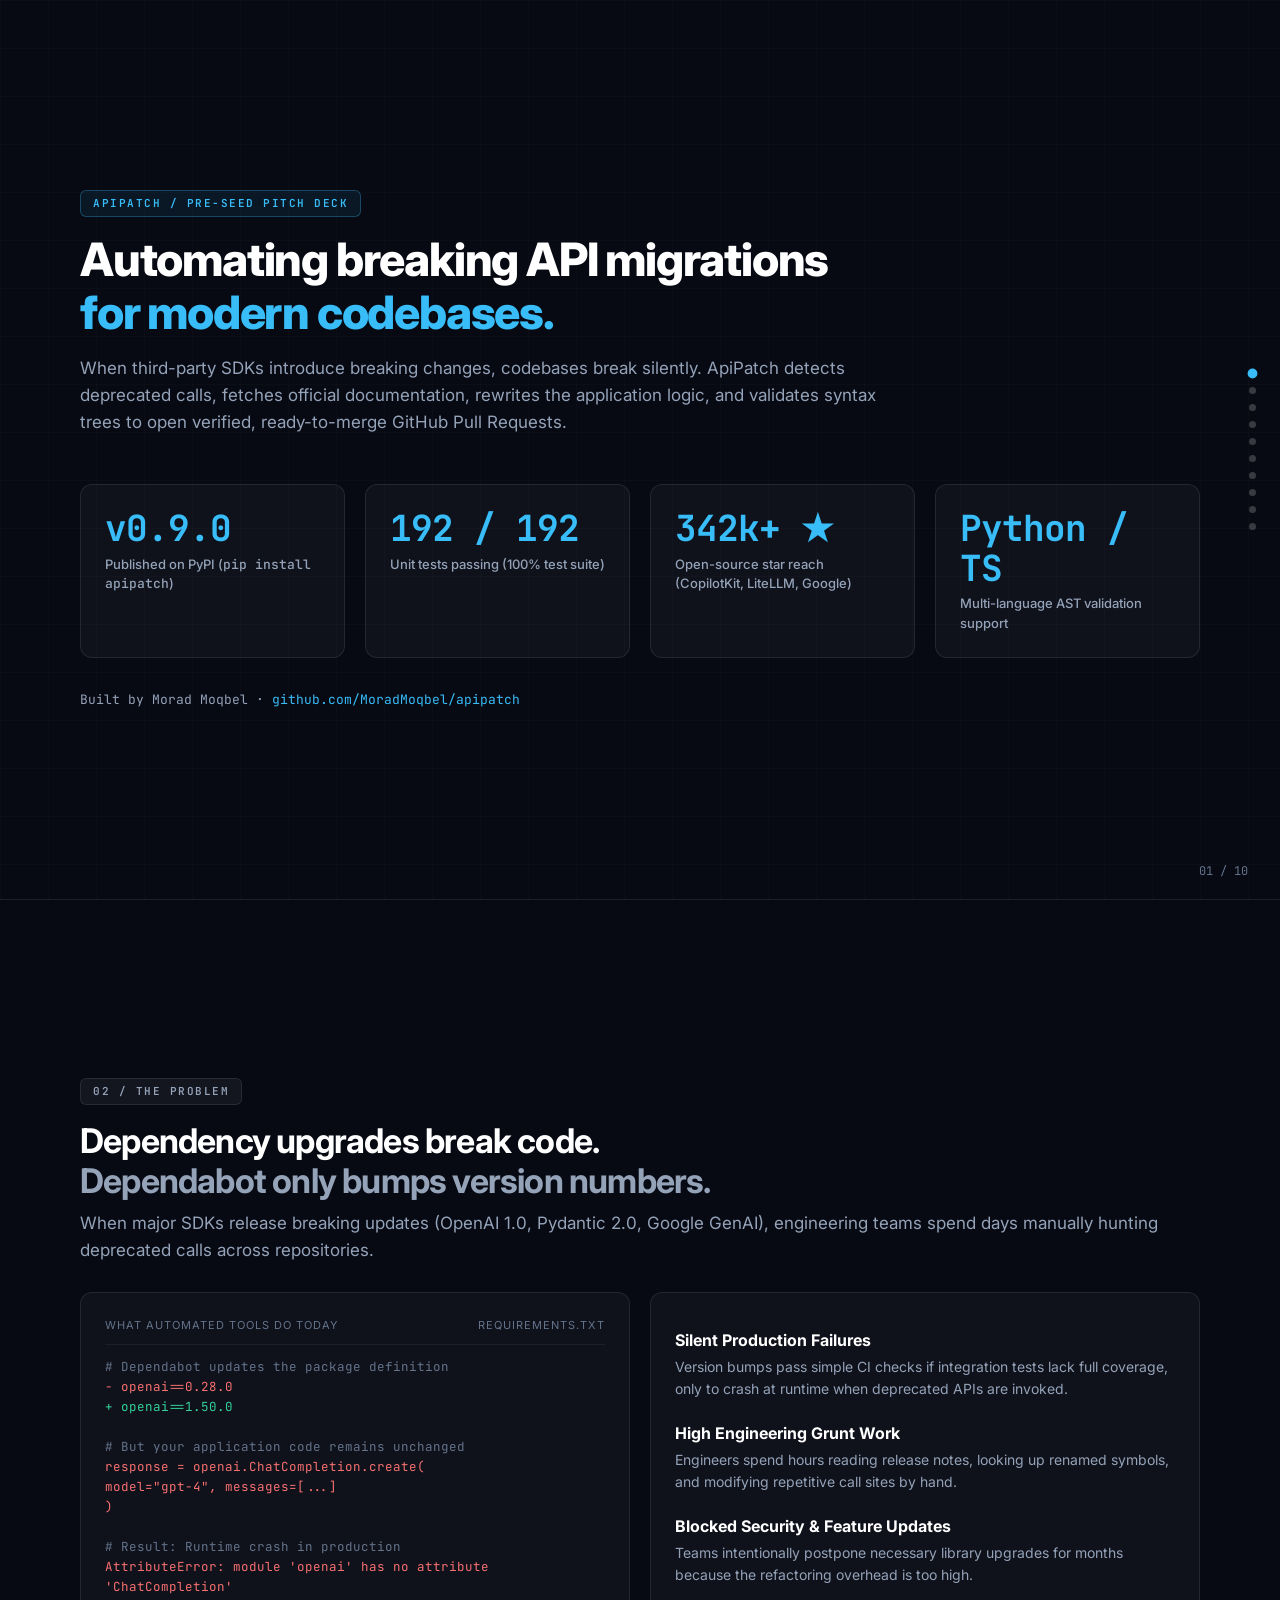
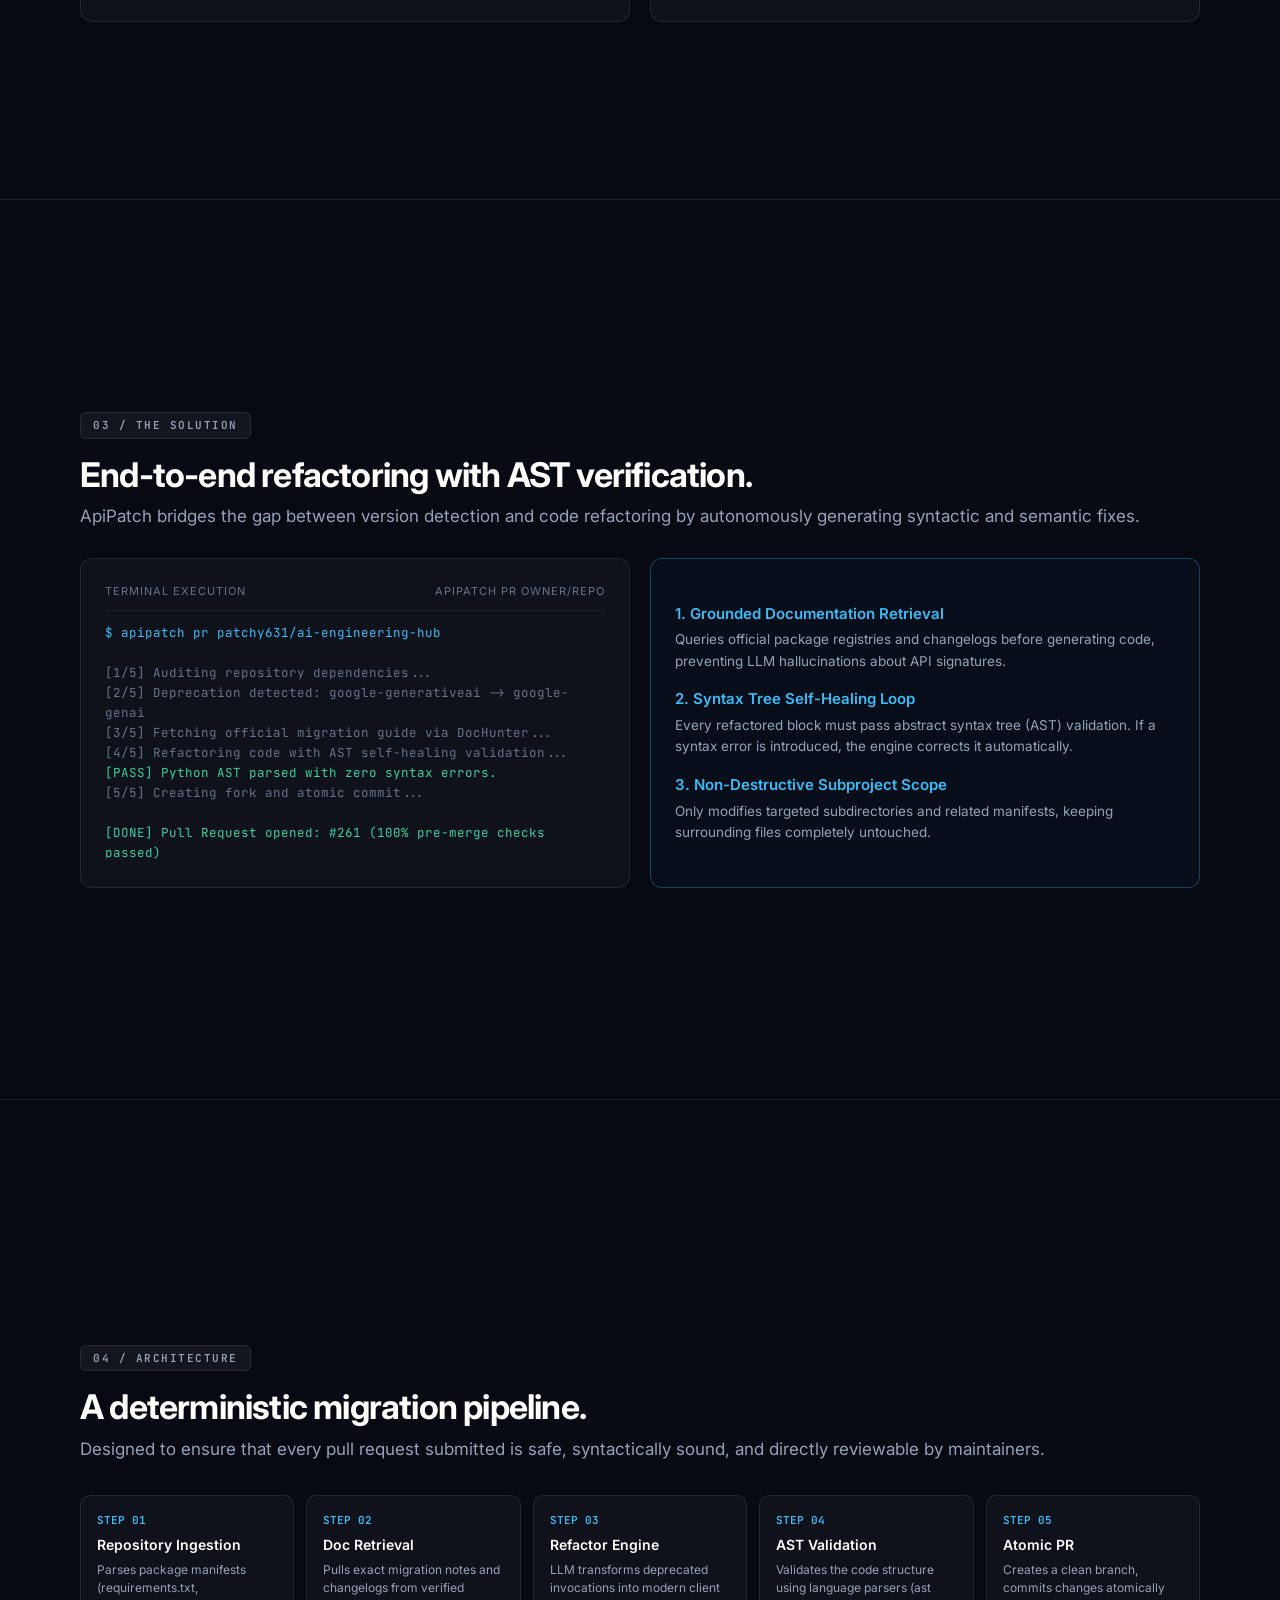
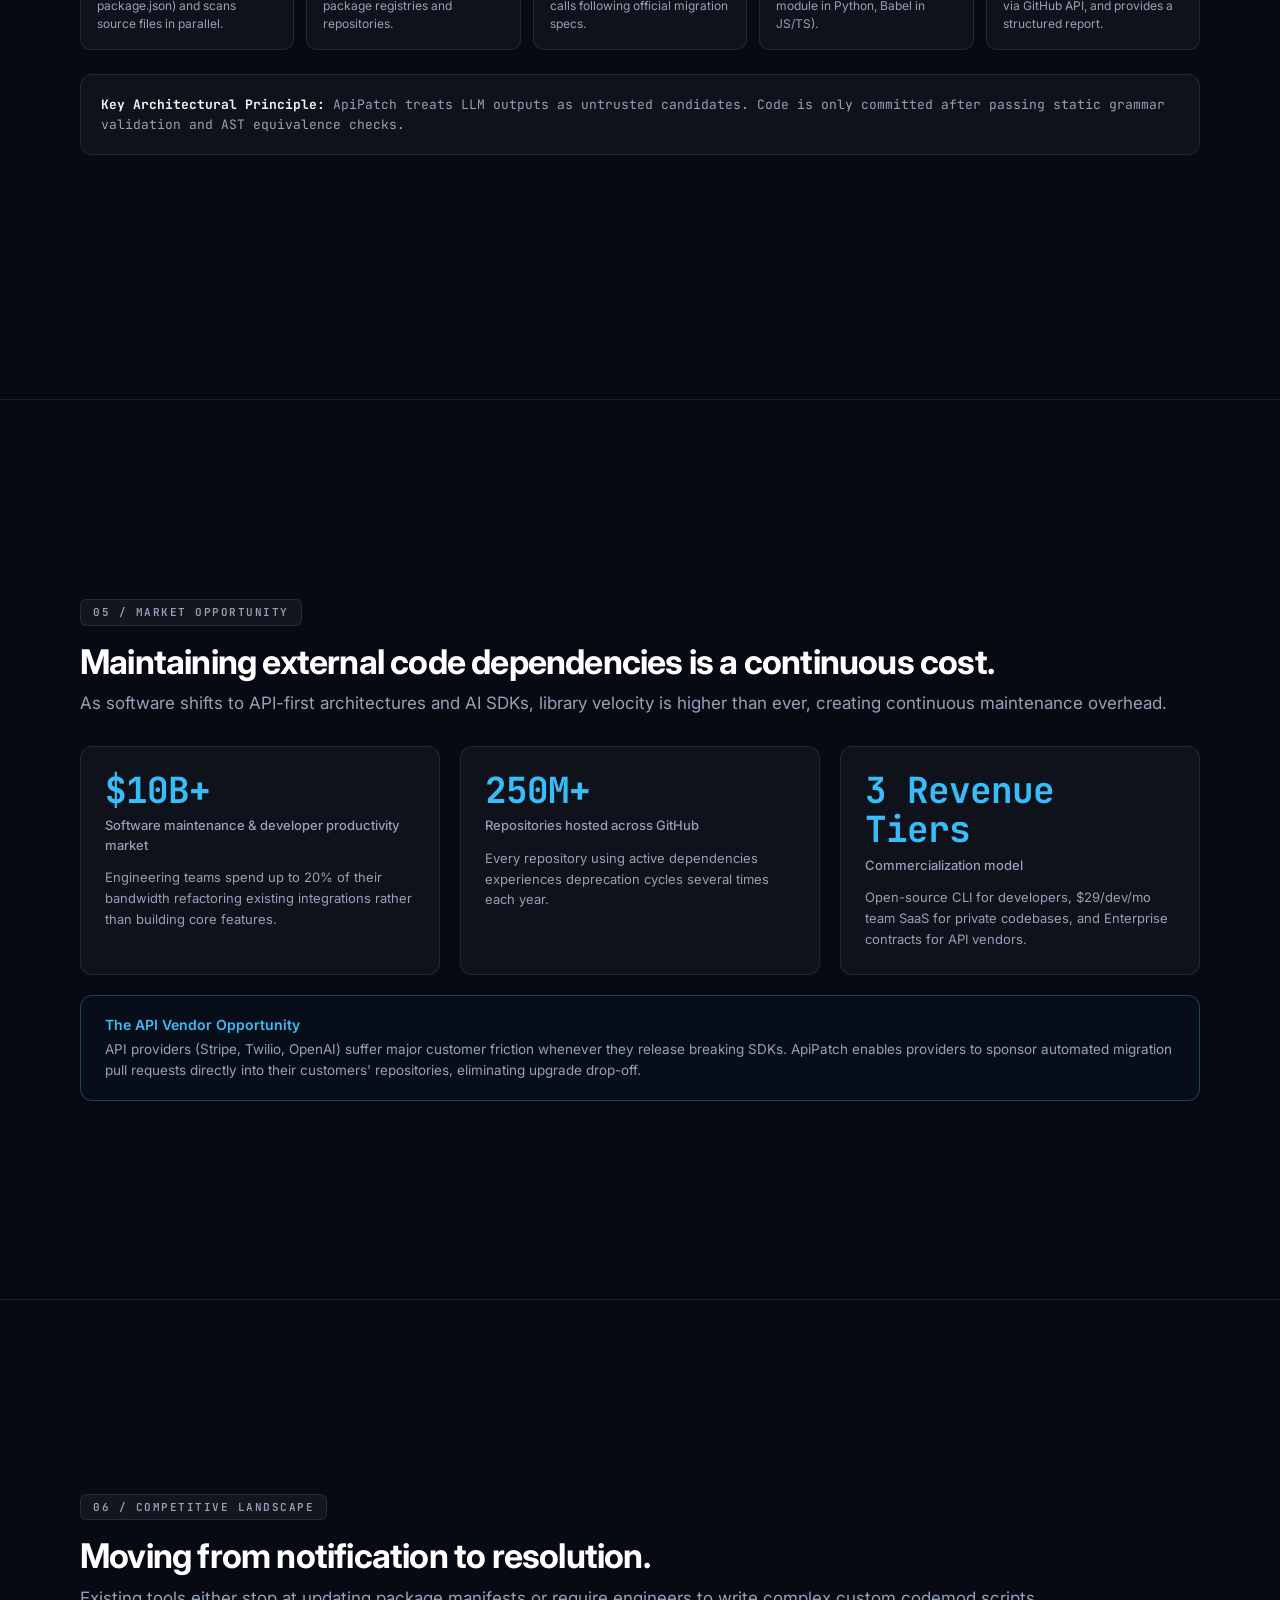
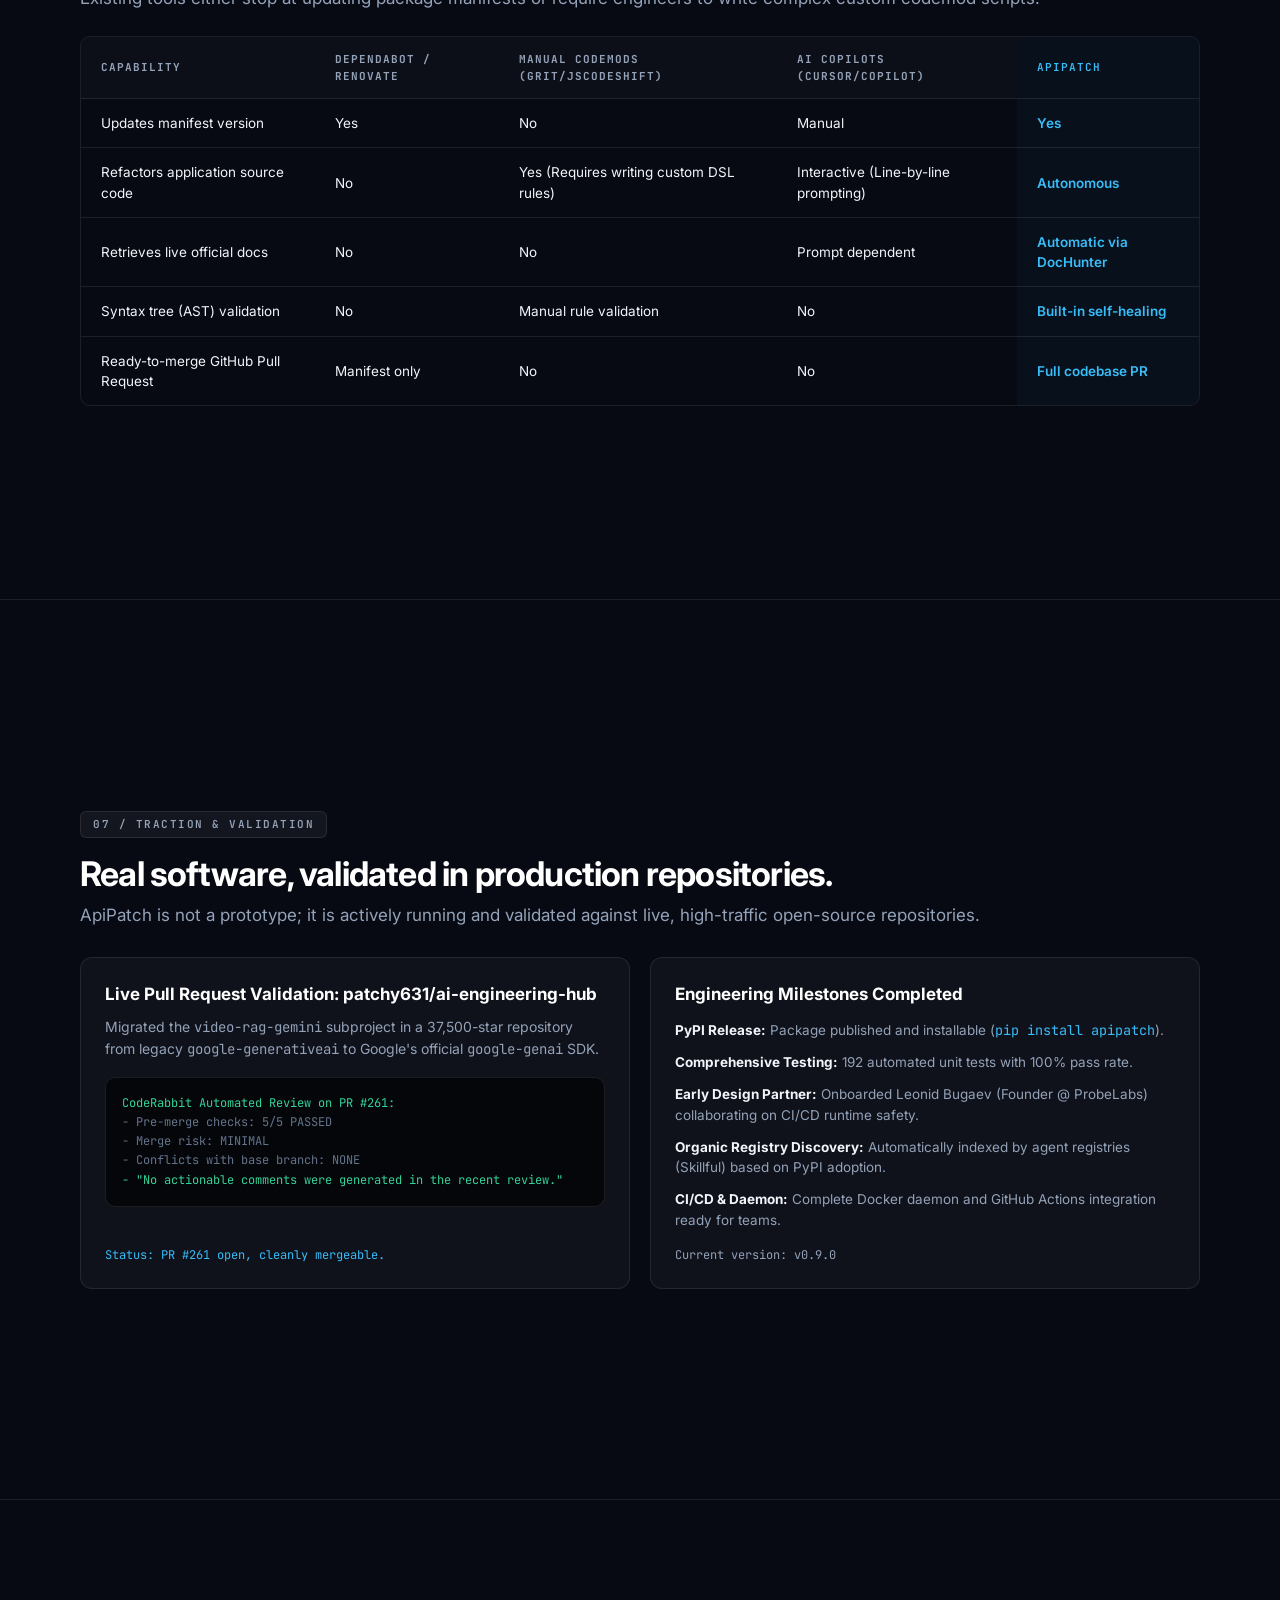
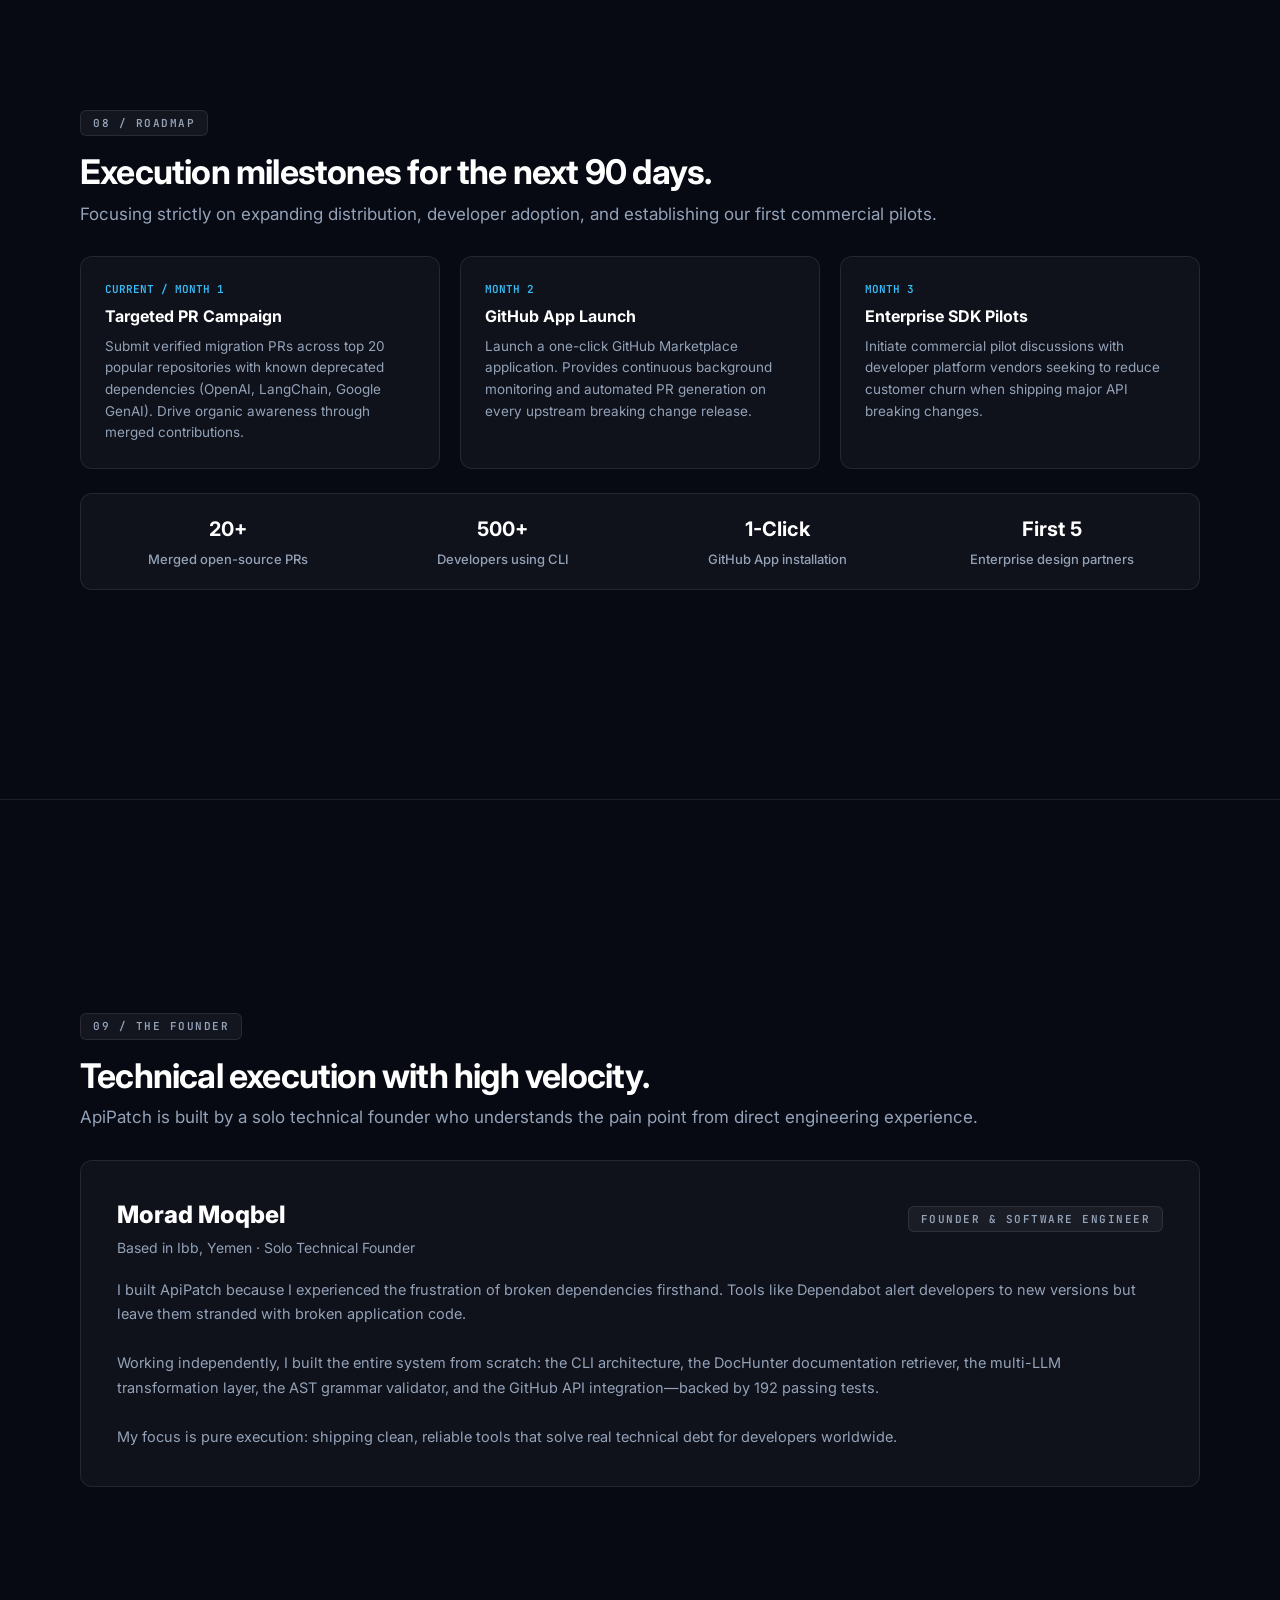
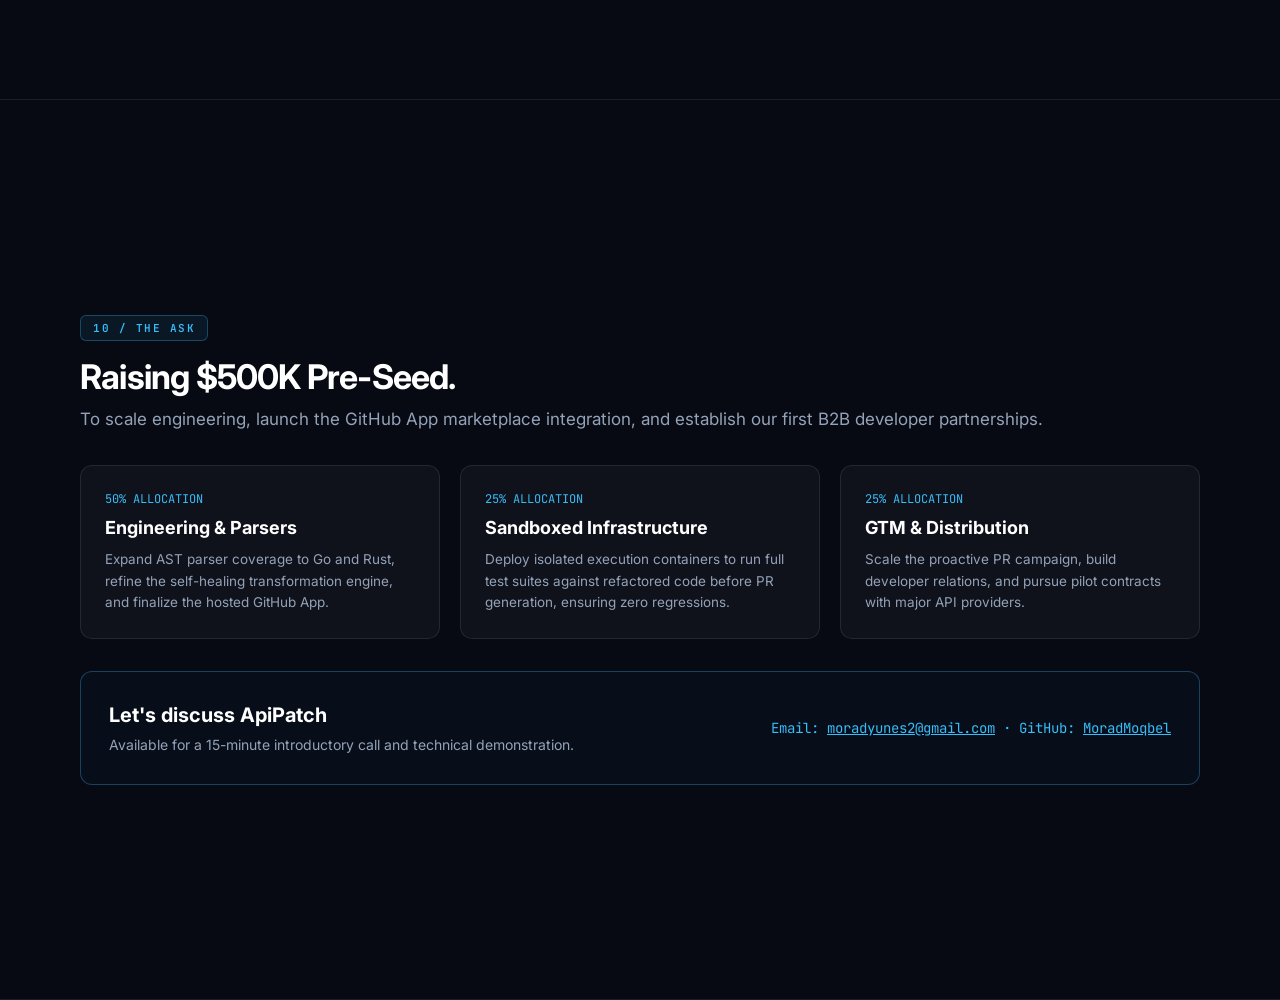
<file: front/pitch-deck/index.html>
<!DOCTYPE html>
<html lang="en">
<head>
  <meta charset="UTF-8" />
  <meta name="viewport" content="width=device-width, initial-scale=1.0" />
  <title>ApiPatch — Pre-Seed Pitch Deck</title>
  <link rel="preconnect" href="https://fonts.googleapis.com" />
  <link rel="preconnect" href="https://fonts.gstatic.com" crossorigin />
  <link href="https://fonts.googleapis.com/css2?family=Inter:wght@400;500;600;700;800&family=JetBrains+Mono:wght@400;500;600&display=swap" rel="stylesheet" />
  <style>
    *, *::before, *::after { box-sizing: border-box; margin: 0; padding: 0; }
    :root {
      --bg: #070913;
      --bg-card: rgba(255, 255, 255, 0.035);
      --border: rgba(255, 255, 255, 0.09);
      --border-accent: rgba(56, 189, 248, 0.3);
      --text: #F1F5F9;
      --muted: #94A3B8;
      --dim: #64748B;
      --accent: #38BDF8;
      --accent-purple: #A855F7;
      --success: #34D399;
      --danger: #F87171;
    }
    html { scroll-behavior: smooth; }
    body {
      font-family: 'Inter', -apple-system, BlinkMacSystemFont, sans-serif;
      background: var(--bg);
      color: var(--text);
      overflow-x: hidden;
      line-height: 1.5;
    }
    .bg-grid {
      position: fixed;
      inset: 0;
      pointer-events: none;
      background-image: linear-gradient(rgba(255, 255, 255, 0.02) 1px, transparent 1px),
                        linear-gradient(90deg, rgba(255, 255, 255, 0.02) 1px, transparent 1px);
      background-size: 48px 48px;
      z-index: 0;
    }
    .slides-wrapper { position: relative; z-index: 1; }
    .slide {
      min-height: 100vh;
      display: flex;
      flex-direction: column;
      justify-content: center;
      align-items: center;
      padding: 60px 80px;
      position: relative;
      border-bottom: 1px solid var(--border);
    }
    .slide-inner {
      width: 100%;
      max-width: 1200px;
      margin: 0 auto;
    }
    .tag {
      display: inline-flex;
      align-items: center;
      gap: 8px;
      padding: 4px 12px;
      border-radius: 6px;
      background: rgba(56, 189, 248, 0.08);
      border: 1px solid var(--border-accent);
      font-family: 'JetBrains Mono', monospace;
      font-size: 11px;
      letter-spacing: 1.5px;
      text-transform: uppercase;
      color: var(--accent);
      font-weight: 600;
      margin-bottom: 16px;
    }
    .tag-neutral {
      background: rgba(255, 255, 255, 0.05);
      border-color: var(--border);
      color: var(--muted);
    }
    h1 {
      font-size: 46px;
      font-weight: 800;
      line-height: 1.15;
      letter-spacing: -1.2px;
      color: #FFFFFF;
    }
    h2 {
      font-size: 34px;
      font-weight: 700;
      line-height: 1.2;
      letter-spacing: -0.8px;
      color: #FFFFFF;
      margin-bottom: 8px;
    }
    .lead {
      font-size: 17px;
      color: var(--muted);
      line-height: 1.6;
      font-weight: 400;
    }
    .accent-text { color: var(--accent); }
    .muted-text { color: var(--muted); }
    .grid { display: grid; gap: 20px; }
    .grid-2 { grid-template-columns: repeat(2, 1fr); }
    .grid-3 { grid-template-columns: repeat(3, 1fr); }
    .grid-4 { grid-template-columns: repeat(4, 1fr); }
    .card {
      background: var(--bg-card);
      border: 1px solid var(--border);
      border-radius: 12px;
      padding: 24px;
    }
    .card-accent {
      border-color: var(--border-accent);
      background: rgba(56, 189, 248, 0.03);
    }
    .stat-num {
      font-family: 'JetBrains Mono', monospace;
      font-size: 36px;
      font-weight: 700;
      color: var(--accent);
      letter-spacing: -1px;
      line-height: 1.1;
    }
    .stat-label {
      font-size: 13px;
      color: var(--muted);
      margin-top: 6px;
      font-weight: 500;
    }
    .code-block {
      font-family: 'JetBrains Mono', monospace;
      font-size: 12.5px;
      line-height: 1.6;
      background: rgba(0, 0, 0, 0.6);
      border: 1px solid var(--border);
      border-radius: 10px;
      padding: 20px;
      overflow-x: auto;
    }
    .code-red { color: var(--danger); }
    .code-green { color: var(--success); }
    .code-dim { color: var(--dim); }
    .code-cyan { color: var(--accent); }
    .code-header {
      display: flex;
      justify-content: space-between;
      border-bottom: 1px solid rgba(255,255,255,0.06);
      padding-bottom: 10px;
      margin-bottom: 12px;
      font-size: 11px;
      color: var(--dim);
      text-transform: uppercase;
      letter-spacing: 1px;
    }
    .flow-steps {
      display: grid;
      grid-template-columns: repeat(5, 1fr);
      gap: 12px;
    }
    .flow-step {
      background: var(--bg-card);
      border: 1px solid var(--border);
      border-radius: 10px;
      padding: 16px;
    }
    .flow-num {
      font-family: 'JetBrains Mono', monospace;
      font-size: 11px;
      color: var(--accent);
      font-weight: 600;
      margin-bottom: 6px;
    }
    .flow-title {
      font-size: 14px;
      font-weight: 600;
      color: #FFFFFF;
      margin-bottom: 6px;
    }
    .flow-desc {
      font-size: 12px;
      color: var(--muted);
      line-height: 1.5;
    }
    .table-container {
      border: 1px solid var(--border);
      border-radius: 10px;
      overflow: hidden;
    }
    table {
      width: 100%;
      border-collapse: collapse;
      text-align: left;
      font-size: 13.5px;
    }
    th, td {
      padding: 14px 20px;
      border-bottom: 1px solid var(--border);
    }
    th {
      background: rgba(255, 255, 255, 0.025);
      color: var(--muted);
      font-family: 'JetBrains Mono', monospace;
      font-size: 11px;
      letter-spacing: 1px;
      text-transform: uppercase;
    }
    th.highlight, td.highlight {
      background: rgba(56, 189, 248, 0.04);
      color: var(--accent);
      font-weight: 600;
    }
    tr:last-child td { border-bottom: none; }
    .mono { font-family: 'JetBrains Mono', monospace; }
    .nav-dots {
      position: fixed;
      right: 24px;
      top: 50%;
      transform: translateY(-50%);
      display: flex;
      flex-direction: column;
      gap: 10px;
      z-index: 50;
    }
    .nav-dot {
      width: 7px;
      height: 7px;
      border-radius: 50%;
      background: rgba(255, 255, 255, 0.2);
      border: none;
      cursor: pointer;
      transition: all 0.2s;
    }
    .nav-dot.active {
      background: var(--accent);
      transform: scale(1.4);
    }
    .counter {
      position: fixed;
      bottom: 20px;
      right: 32px;
      font-family: 'JetBrains Mono', monospace;
      font-size: 12px;
      color: var(--dim);
      z-index: 50;
    }

    /* Print styling for crisp 16:9 PDF export */
    @page {
      size: 1920px 1080px;
      margin: 0;
    }
    @media print {
      html, body {
        width: 1920px !important;
        height: auto !important;
        background: #070913 !important;
        color: #F1F5F9 !important;
        -webkit-print-color-adjust: exact !important;
        print-color-adjust: exact !important;
      }
      .bg-grid, .nav-dots, .counter {
        display: none !important;
      }
      .slide {
        width: 1920px !important;
        height: 1080px !important;
        max-height: 1080px !important;
        min-height: 1080px !important;
        page-break-after: always !important;
        break-after: page !important;
        box-sizing: border-box !important;
        padding: 80px 120px !important;
        display: flex !important;
        flex-direction: column !important;
        justify-content: center !important;
        align-items: center !important;
        overflow: hidden !important;
      }
      .slide-inner {
        width: 100% !important;
        max-width: 1600px !important;
      }
      h1 { font-size: 52px !important; }
      h2 { font-size: 40px !important; }
      .lead { font-size: 20px !important; }
      .stat-num { font-size: 44px !important; }
      .stat-label { font-size: 15px !important; }
      .card { padding: 28px !important; }
      .code-block { font-size: 14px !important; line-height: 1.6 !important; }
      table { font-size: 15px !important; }
      th, td { padding: 16px 24px !important; }
      .flow-title { font-size: 16px !important; }
      .flow-desc { font-size: 13.5px !important; }
    }
  </style>
</head>
<body>
  <div class="bg-grid"></div>
  <nav class="nav-dots" id="navDots"></nav>
  <div class="counter" id="counter">01 / 10</div>

  <div class="slides-wrapper">

    <!-- SLIDE 1: HERO -->
    <section class="slide" id="slide-1">
      <div class="slide-inner">
        <div class="tag">ApiPatch / Pre-Seed Pitch Deck</div>
        <h1>Automating breaking API migrations<br><span class="accent-text">for modern codebases.</span></h1>
        <p class="lead" style="max-width: 820px; margin-top: 16px;">
          When third-party SDKs introduce breaking changes, codebases break silently. ApiPatch detects deprecated calls, fetches official documentation, rewrites the application logic, and validates syntax trees to open verified, ready-to-merge GitHub Pull Requests.
        </p>

        <div class="grid grid-4" style="margin-top: 48px;">
          <div class="card">
            <div class="stat-num">v0.9.0</div>
            <div class="stat-label">Published on PyPI (<span class="mono">pip install apipatch</span>)</div>
          </div>
          <div class="card">
            <div class="stat-num">192 / 192</div>
            <div class="stat-label">Unit tests passing (100% test suite)</div>
          </div>
          <div class="card">
            <div class="stat-num">342k+ ★</div>
            <div class="stat-label">Open-source star reach (CopilotKit, LiteLLM, Google)</div>
          </div>
          <div class="card">
            <div class="stat-num">Python / TS</div>
            <div class="stat-label">Multi-language AST validation support</div>
          </div>
        </div>

        <div style="margin-top: 32px; font-family: 'JetBrains Mono', monospace; font-size: 13px; color: var(--muted);">
          Built by Morad Moqbel &middot; <a href="https://github.com/MoradMoqbel/apipatch" style="color: var(--accent); text-decoration: none;">github.com/MoradMoqbel/apipatch</a>
        </div>
      </div>
    </section>

    <!-- SLIDE 2: THE PROBLEM -->
    <section class="slide" id="slide-2">
      <div class="slide-inner">
        <div class="tag tag-neutral">02 / The Problem</div>
        <h2>Dependency upgrades break code.<br><span class="muted-text">Dependabot only bumps version numbers.</span></h2>
        <p class="lead" style="margin-bottom: 28px;">
          When major SDKs release breaking updates (OpenAI 1.0, Pydantic 2.0, Google GenAI), engineering teams spend days manually hunting deprecated calls across repositories.
        </p>

        <div class="grid grid-2">
          <div class="card">
            <div class="code-header">
              <span>What automated tools do today</span>
              <span>requirements.txt</span>
            </div>
            <div class="code-block" style="background: transparent; border: none; padding: 0;">
              <div class="code-dim"># Dependabot updates the package definition</div>
              <div class="code-red">- openai==0.28.0</div>
              <div class="code-green">+ openai==1.50.0</div>
              <br>
              <div class="code-dim"># But your application code remains unchanged</div>
              <div class="code-red">response = openai.ChatCompletion.create(</div>
              <div class="code-red">    model="gpt-4", messages=[...]</div>
              <div class="code-red">)</div>
              <br>
              <div class="code-dim"># Result: Runtime crash in production</div>
              <div class="code-red">AttributeError: module 'openai' has no attribute 'ChatCompletion'</div>
            </div>
          </div>

          <div class="card" style="display: flex; flex-direction: column; justify-content: center; gap: 20px;">
            <div>
              <div style="font-weight: 700; font-size: 16px; margin-bottom: 4px; color: #FFFFFF;">Silent Production Failures</div>
              <div class="lead" style="font-size: 14px;">Version bumps pass simple CI checks if integration tests lack full coverage, only to crash at runtime when deprecated APIs are invoked.</div>
            </div>
            <div>
              <div style="font-weight: 700; font-size: 16px; margin-bottom: 4px; color: #FFFFFF;">High Engineering Grunt Work</div>
              <div class="lead" style="font-size: 14px;">Engineers spend hours reading release notes, looking up renamed symbols, and modifying repetitive call sites by hand.</div>
            </div>
            <div>
              <div style="font-weight: 700; font-size: 16px; margin-bottom: 4px; color: #FFFFFF;">Blocked Security & Feature Updates</div>
              <div class="lead" style="font-size: 14px;">Teams intentionally postpone necessary library upgrades for months because the refactoring overhead is too high.</div>
            </div>
          </div>
        </div>
      </div>
    </section>

    <!-- SLIDE 3: THE SOLUTION -->
    <section class="slide" id="slide-3">
      <div class="slide-inner">
        <div class="tag tag-neutral">03 / The Solution</div>
        <h2>End-to-end refactoring with AST verification.</h2>
        <p class="lead" style="margin-bottom: 28px;">
          ApiPatch bridges the gap between version detection and code refactoring by autonomously generating syntactic and semantic fixes.
        </p>

        <div class="grid grid-2">
          <div class="card">
            <div class="code-header">
              <span>Terminal Execution</span>
              <span>apipatch pr owner/repo</span>
            </div>
            <div class="code-block" style="background: transparent; border: none; padding: 0;">
              <div class="code-cyan">$ apipatch pr patchy631/ai-engineering-hub</div>
              <br>
              <div class="code-dim">[1/5] Auditing repository dependencies...</div>
              <div class="code-dim">[2/5] Deprecation detected: google-generativeai -> google-genai</div>
              <div class="code-dim">[3/5] Fetching official migration guide via DocHunter...</div>
              <div class="code-dim">[4/5] Refactoring code with AST self-healing validation...</div>
              <div class="code-green">[PASS] Python AST parsed with zero syntax errors.</div>
              <div class="code-dim">[5/5] Creating fork and atomic commit...</div>
              <br>
              <div class="code-green">[DONE] Pull Request opened: #261 (100% pre-merge checks passed)</div>
            </div>
          </div>

          <div class="card card-accent" style="display: flex; flex-direction: column; justify-content: center; gap: 16px;">
            <div>
              <div style="font-weight: 600; font-size: 15px; color: var(--accent); margin-bottom: 4px;">1. Grounded Documentation Retrieval</div>
              <div class="lead" style="font-size: 13.5px;">Queries official package registries and changelogs before generating code, preventing LLM hallucinations about API signatures.</div>
            </div>
            <div>
              <div style="font-weight: 600; font-size: 15px; color: var(--accent); margin-bottom: 4px;">2. Syntax Tree Self-Healing Loop</div>
              <div class="lead" style="font-size: 13.5px;">Every refactored block must pass abstract syntax tree (AST) validation. If a syntax error is introduced, the engine corrects it automatically.</div>
            </div>
            <div>
              <div style="font-weight: 600; font-size: 15px; color: var(--accent); margin-bottom: 4px;">3. Non-Destructive Subproject Scope</div>
              <div class="lead" style="font-size: 13.5px;">Only modifies targeted subdirectories and related manifests, keeping surrounding files completely untouched.</div>
            </div>
          </div>
        </div>
      </div>
    </section>

    <!-- SLIDE 4: ARCHITECTURE -->
    <section class="slide" id="slide-4">
      <div class="slide-inner">
        <div class="tag tag-neutral">04 / Architecture</div>
        <h2>A deterministic migration pipeline.</h2>
        <p class="lead" style="margin-bottom: 32px;">
          Designed to ensure that every pull request submitted is safe, syntactically sound, and directly reviewable by maintainers.
        </p>

        <div class="flow-steps">
          <div class="flow-step">
            <div class="flow-num">STEP 01</div>
            <div class="flow-title">Repository Ingestion</div>
            <div class="flow-desc">Parses package manifests (requirements.txt, package.json) and scans source files in parallel.</div>
          </div>
          <div class="flow-step">
            <div class="flow-num">STEP 02</div>
            <div class="flow-title">Doc Retrieval</div>
            <div class="flow-desc">Pulls exact migration notes and changelogs from verified package registries and repositories.</div>
          </div>
          <div class="flow-step">
            <div class="flow-num">STEP 03</div>
            <div class="flow-title">Refactor Engine</div>
            <div class="flow-desc">LLM transforms deprecated invocations into modern client calls following official migration specs.</div>
          </div>
          <div class="flow-step">
            <div class="flow-num">STEP 04</div>
            <div class="flow-title">AST Validation</div>
            <div class="flow-desc">Validates the code structure using language parsers (ast module in Python, Babel in JS/TS).</div>
          </div>
          <div class="flow-step">
            <div class="flow-num">STEP 05</div>
            <div class="flow-title">Atomic PR</div>
            <div class="flow-desc">Creates a clean branch, commits changes atomically via GitHub API, and provides a structured report.</div>
          </div>
        </div>

        <div class="card" style="margin-top: 24px; padding: 20px;">
          <div style="font-family: 'JetBrains Mono', monospace; font-size: 13px; color: var(--muted);">
            <strong style="color: var(--text);">Key Architectural Principle:</strong> ApiPatch treats LLM outputs as untrusted candidates. Code is only committed after passing static grammar validation and AST equivalence checks.
          </div>
        </div>
      </div>
    </section>

    <!-- SLIDE 5: MARKET -->
    <section class="slide" id="slide-5">
      <div class="slide-inner">
        <div class="tag tag-neutral">05 / Market Opportunity</div>
        <h2>Maintaining external code dependencies is a continuous cost.</h2>
        <p class="lead" style="margin-bottom: 28px;">
          As software shifts to API-first architectures and AI SDKs, library velocity is higher than ever, creating continuous maintenance overhead.
        </p>

        <div class="grid grid-3">
          <div class="card">
            <div class="stat-num">$10B+</div>
            <div class="stat-label">Software maintenance & developer productivity market</div>
            <p class="lead" style="font-size: 13px; margin-top: 12px;">Engineering teams spend up to 20% of their bandwidth refactoring existing integrations rather than building core features.</p>
          </div>
          <div class="card">
            <div class="stat-num">250M+</div>
            <div class="stat-label">Repositories hosted across GitHub</div>
            <p class="lead" style="font-size: 13px; margin-top: 12px;">Every repository using active dependencies experiences deprecation cycles several times each year.</p>
          </div>
          <div class="card">
            <div class="stat-num">3 Revenue Tiers</div>
            <div class="stat-label">Commercialization model</div>
            <p class="lead" style="font-size: 13px; margin-top: 12px;">Open-source CLI for developers, $29/dev/mo team SaaS for private codebases, and Enterprise contracts for API vendors.</p>
          </div>
        </div>

        <div class="card card-accent" style="margin-top: 20px; padding: 18px 24px;">
          <div style="font-weight: 600; font-size: 14px; color: var(--accent);">The API Vendor Opportunity</div>
          <div class="lead" style="font-size: 13.5px; margin-top: 4px;">
            API providers (Stripe, Twilio, OpenAI) suffer major customer friction whenever they release breaking SDKs. ApiPatch enables providers to sponsor automated migration pull requests directly into their customers' repositories, eliminating upgrade drop-off.
          </div>
        </div>
      </div>
    </section>

    <!-- SLIDE 6: COMPETITION -->
    <section class="slide" id="slide-6">
      <div class="slide-inner">
        <div class="tag tag-neutral">06 / Competitive Landscape</div>
        <h2>Moving from notification to resolution.</h2>
        <p class="lead" style="margin-bottom: 24px;">
          Existing tools either stop at updating package manifests or require engineers to write complex custom codemod scripts.
        </p>

        <div class="table-container">
          <table>
            <thead>
              <tr>
                <th>Capability</th>
                <th>Dependabot / Renovate</th>
                <th>Manual Codemods (Grit/jscodeshift)</th>
                <th>AI Copilots (Cursor/Copilot)</th>
                <th class="highlight">ApiPatch</th>
              </tr>
            </thead>
            <tbody>
              <tr>
                <td>Updates manifest version</td>
                <td>Yes</td>
                <td>No</td>
                <td>Manual</td>
                <td class="highlight">Yes</td>
              </tr>
              <tr>
                <td>Refactors application source code</td>
                <td>No</td>
                <td>Yes (Requires writing custom DSL rules)</td>
                <td>Interactive (Line-by-line prompting)</td>
                <td class="highlight">Autonomous</td>
              </tr>
              <tr>
                <td>Retrieves live official docs</td>
                <td>No</td>
                <td>No</td>
                <td>Prompt dependent</td>
                <td class="highlight">Automatic via DocHunter</td>
              </tr>
              <tr>
                <td>Syntax tree (AST) validation</td>
                <td>No</td>
                <td>Manual rule validation</td>
                <td>No</td>
                <td class="highlight">Built-in self-healing</td>
              </tr>
              <tr>
                <td>Ready-to-merge GitHub Pull Request</td>
                <td>Manifest only</td>
                <td>No</td>
                <td>No</td>
                <td class="highlight">Full codebase PR</td>
              </tr>
            </tbody>
          </table>
        </div>
      </div>
    </section>

    <!-- SLIDE 7: TRACTION -->
    <section class="slide" id="slide-7">
      <div class="slide-inner">
        <div class="tag tag-neutral">07 / Traction & Validation</div>
        <h2>Real software, validated in production repositories.</h2>
        <p class="lead" style="margin-bottom: 28px;">
          ApiPatch is not a prototype; it is actively running and validated against live, high-traffic open-source repositories.
        </p>

        <div class="grid grid-2">
          <div class="card" style="display: flex; flex-direction: column; justify-content: space-between;">
            <div>
              <div style="font-weight: 700; font-size: 17px; margin-bottom: 8px; color: #FFFFFF;">Live Pull Request Validation: patchy631/ai-engineering-hub</div>
              <p class="lead" style="font-size: 14px; margin-bottom: 16px;">
                Migrated the <span class="mono">video-rag-gemini</span> subproject in a 37,500-star repository from legacy <span class="mono">google-generativeai</span> to Google's official <span class="mono">google-genai</span> SDK.
              </p>
              <div class="code-block" style="font-size: 12px; padding: 16px;">
                <div class="code-green">CodeRabbit Automated Review on PR #261:</div>
                <div class="code-dim">- Pre-merge checks: 5/5 PASSED</div>
                <div class="code-dim">- Merge risk: MINIMAL</div>
                <div class="code-dim">- Conflicts with base branch: NONE</div>
                <div class="code-green">- "No actionable comments were generated in the recent review."</div>
              </div>
            </div>
            <div style="margin-top: 16px; font-family: 'JetBrains Mono', monospace; font-size: 12px; color: var(--accent);">
              Status: PR #261 open, cleanly mergeable.
            </div>
          </div>

          <div class="card" style="display: flex; flex-direction: column; justify-content: space-between;">
            <div>
              <div style="font-weight: 700; font-size: 17px; margin-bottom: 8px; color: #FFFFFF;">Engineering Milestones Completed</div>
              <ul style="list-style: none; display: flex; flex-direction: column; gap: 12px; margin-top: 12px;">
                <li style="font-size: 13.5px; color: var(--muted);"><strong style="color: var(--text);">PyPI Release:</strong> Package published and installable (<span class="mono" style="color: var(--accent);">pip install apipatch</span>).</li>
                <li style="font-size: 13.5px; color: var(--muted);"><strong style="color: var(--text);">Comprehensive Testing:</strong> 192 automated unit tests with 100% pass rate.</li>
                <li style="font-size: 13.5px; color: var(--muted);"><strong style="color: var(--text);">Early Design Partner:</strong> Onboarded Leonid Bugaev (Founder @ ProbeLabs) collaborating on CI/CD runtime safety.</li>
                <li style="font-size: 13.5px; color: var(--muted);"><strong style="color: var(--text);">Organic Registry Discovery:</strong> Automatically indexed by agent registries (Skillful) based on PyPI adoption.</li>
                <li style="font-size: 13.5px; color: var(--muted);"><strong style="color: var(--text);">CI/CD & Daemon:</strong> Complete Docker daemon and GitHub Actions integration ready for teams.</li>
              </ul>
            </div>
            <div style="margin-top: 16px; font-family: 'JetBrains Mono', monospace; font-size: 12px; color: var(--muted);">
              Current version: v0.9.0
            </div>
          </div>
        </div>
      </div>
    </section>

    <!-- SLIDE 8: ROADMAP -->
    <section class="slide" id="slide-8">
      <div class="slide-inner">
        <div class="tag tag-neutral">08 / Roadmap</div>
        <h2>Execution milestones for the next 90 days.</h2>
        <p class="lead" style="margin-bottom: 28px;">
          Focusing strictly on expanding distribution, developer adoption, and establishing our first commercial pilots.
        </p>

        <div class="grid grid-3">
          <div class="card">
            <div class="flow-num">CURRENT / MONTH 1</div>
            <div style="font-size: 16px; font-weight: 700; color: #FFFFFF; margin-bottom: 8px;">Targeted PR Campaign</div>
            <p class="lead" style="font-size: 13.5px;">
              Submit verified migration PRs across top 20 popular repositories with known deprecated dependencies (OpenAI, LangChain, Google GenAI). Drive organic awareness through merged contributions.
            </p>
          </div>
          <div class="card">
            <div class="flow-num">MONTH 2</div>
            <div style="font-size: 16px; font-weight: 700; color: #FFFFFF; margin-bottom: 8px;">GitHub App Launch</div>
            <p class="lead" style="font-size: 13.5px;">
              Launch a one-click GitHub Marketplace application. Provides continuous background monitoring and automated PR generation on every upstream breaking change release.
            </p>
          </div>
          <div class="card">
            <div class="flow-num">MONTH 3</div>
            <div style="font-size: 16px; font-weight: 700; color: #FFFFFF; margin-bottom: 8px;">Enterprise SDK Pilots</div>
            <p class="lead" style="font-size: 13.5px;">
              Initiate commercial pilot discussions with developer platform vendors seeking to reduce customer churn when shipping major API breaking changes.
            </p>
          </div>
        </div>

        <div class="card" style="margin-top: 24px; padding: 20px;">
          <div class="grid grid-4" style="text-align: center;">
            <div><div style="font-size: 20px; font-weight: 700; color: #FFFFFF;">20+</div><div class="stat-label">Merged open-source PRs</div></div>
            <div><div style="font-size: 20px; font-weight: 700; color: #FFFFFF;">500+</div><div class="stat-label">Developers using CLI</div></div>
            <div><div style="font-size: 20px; font-weight: 700; color: #FFFFFF;">1-Click</div><div class="stat-label">GitHub App installation</div></div>
            <div><div style="font-size: 20px; font-weight: 700; color: #FFFFFF;">First 5</div><div class="stat-label">Enterprise design partners</div></div>
          </div>
        </div>
      </div>
    </section>

    <!-- SLIDE 9: TEAM -->
    <section class="slide" id="slide-9">
      <div class="slide-inner">
        <div class="tag tag-neutral">09 / The Founder</div>
        <h2>Technical execution with high velocity.</h2>
        <p class="lead" style="margin-bottom: 28px;">
          ApiPatch is built by a solo technical founder who understands the pain point from direct engineering experience.
        </p>

        <div class="card" style="padding: 36px;">
          <div style="display: flex; gap: 32px; align-items: flex-start;">
            <div style="flex: 1;">
              <div style="display: flex; justify-content: space-between; align-items: baseline;">
                <h3 style="font-size: 24px; font-weight: 800; color: #FFFFFF;">Morad Moqbel</h3>
                <span class="tag tag-neutral" style="margin: 0;">Founder & Software Engineer</span>
              </div>
              <div style="font-size: 14px; color: var(--muted); margin-top: 4px;">Based in Ibb, Yemen &middot; Solo Technical Founder</div>

              <div class="lead" style="font-size: 14.5px; margin-top: 20px; line-height: 1.7;">
                I built ApiPatch because I experienced the frustration of broken dependencies firsthand. Tools like Dependabot alert developers to new versions but leave them stranded with broken application code.
                <br><br>
                Working independently, I built the entire system from scratch: the CLI architecture, the DocHunter documentation retriever, the multi-LLM transformation layer, the AST grammar validator, and the GitHub API integration—backed by 192 passing tests.
                <br><br>
                My focus is pure execution: shipping clean, reliable tools that solve real technical debt for developers worldwide.
              </div>
            </div>
          </div>
        </div>
      </div>
    </section>

    <!-- SLIDE 10: THE ASK -->
    <section class="slide" id="slide-10">
      <div class="slide-inner">
        <div class="tag">10 / The Ask</div>
        <h2>Raising $500K Pre-Seed.</h2>
        <p class="lead" style="margin-bottom: 32px;">
          To scale engineering, launch the GitHub App marketplace integration, and establish our first B2B developer partnerships.
        </p>

        <div class="grid grid-3">
          <div class="card">
            <div style="font-family: 'JetBrains Mono', monospace; font-size: 12px; color: var(--accent); margin-bottom: 6px;">50% ALLOCATION</div>
            <div style="font-size: 18px; font-weight: 700; color: #FFFFFF; margin-bottom: 8px;">Engineering & Parsers</div>
            <p class="lead" style="font-size: 13.5px;">Expand AST parser coverage to Go and Rust, refine the self-healing transformation engine, and finalize the hosted GitHub App.</p>
          </div>
          <div class="card">
            <div style="font-family: 'JetBrains Mono', monospace; font-size: 12px; color: var(--accent); margin-bottom: 6px;">25% ALLOCATION</div>
            <div style="font-size: 18px; font-weight: 700; color: #FFFFFF; margin-bottom: 8px;">Sandboxed Infrastructure</div>
            <p class="lead" style="font-size: 13.5px;">Deploy isolated execution containers to run full test suites against refactored code before PR generation, ensuring zero regressions.</p>
          </div>
          <div class="card">
            <div style="font-family: 'JetBrains Mono', monospace; font-size: 12px; color: var(--accent); margin-bottom: 6px;">25% ALLOCATION</div>
            <div style="font-size: 18px; font-weight: 700; color: #FFFFFF; margin-bottom: 8px;">GTM & Distribution</div>
            <p class="lead" style="font-size: 13.5px;">Scale the proactive PR campaign, build developer relations, and pursue pilot contracts with major API providers.</p>
          </div>
        </div>

        <div class="card card-accent" style="margin-top: 32px; padding: 28px; display: flex; justify-content: space-between; align-items: center; flex-wrap: wrap; gap: 20px;">
          <div>
            <div style="font-size: 20px; font-weight: 700; color: #FFFFFF;">Let's discuss ApiPatch</div>
            <div class="lead" style="font-size: 14px; margin-top: 4px;">Available for a 15-minute introductory call and technical demonstration.</div>
          </div>
          <div style="font-family: 'JetBrains Mono', monospace; font-size: 14px; color: var(--accent);">
            Email: <a href="mailto:moradyunes2@gmail.com" style="color: var(--accent); text-decoration: underline;">moradyunes2@gmail.com</a> &middot; GitHub: <a href="https://github.com/MoradMoqbel" target="_blank" rel="noopener noreferrer" style="color: var(--accent); text-decoration: underline;">MoradMoqbel</a>
          </div>
        </div>
      </div>
    </section>

  </div>

  <script>
    const slides = document.querySelectorAll('.slide');
    const navDots = document.getElementById('navDots');
    const counter = document.getElementById('counter');

    slides.forEach((slide, i) => {
      const btn = document.createElement('button');
      btn.className = 'nav-dot';
      btn.title = 'Slide ' + (i + 1);
      btn.addEventListener('click', () => slide.scrollIntoView({ behavior: 'smooth', block: 'start' }));
      navDots.appendChild(btn);
    });

    const dots = navDots.querySelectorAll('.nav-dot');
    const observer = new IntersectionObserver((entries) => {
      entries.forEach(entry => {
        if (entry.isIntersecting) {
          const idx = Array.from(slides).indexOf(entry.target);
          dots.forEach((d, i) => d.classList.toggle('active', i === idx));
          counter.textContent = String(idx + 1).padStart(2, '0') + ' / ' + String(slides.length).padStart(2, '0');
        }
      });
    }, { threshold: 0.2 });

    slides.forEach(slide => observer.observe(slide));

    document.addEventListener('keydown', (e) => {
      const active = document.querySelector('.nav-dot.active');
      const idx = Array.from(dots).indexOf(active);
      if ((e.key === 'ArrowDown' || e.key === 'ArrowRight') && idx < slides.length - 1) {
        slides[idx + 1].scrollIntoView({ behavior: 'smooth', block: 'start' });
      }
      if ((e.key === 'ArrowUp' || e.key === 'ArrowLeft') && idx > 0) {
        slides[idx - 1].scrollIntoView({ behavior: 'smooth', block: 'start' });
      }
    });
  </script>
</body>
</html>
</file>
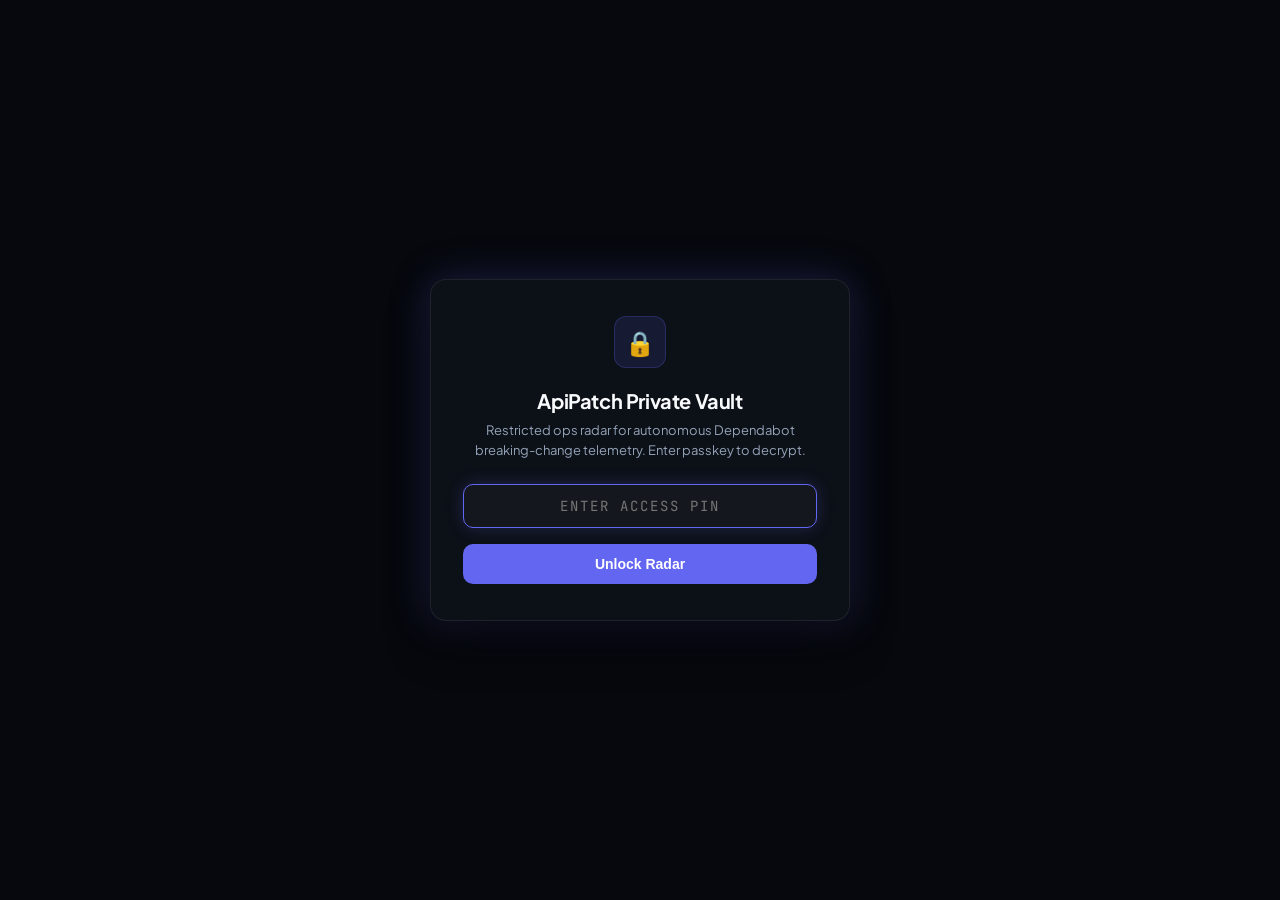
<file: front/vault.html>
<!DOCTYPE html>
<html lang="en">
<head>
  <meta charset="UTF-8">
  <meta name="viewport" content="width=device-width, initial-scale=1.0">
  <title>ApiPatch Ops Vault — Private Interceptor Radar</title>
  <!-- Strictly Hidden from Search Engines & Public Bots -->
  <meta name="robots" content="noindex, nofollow, noarchive, nosnippet">
  <link rel="icon" href="/logo.jpg" type="image/jpeg">
  <link rel="preconnect" href="https://fonts.googleapis.com">
  <link rel="preconnect" href="https://fonts.gstatic.com" crossorigin>
  <link href="https://fonts.googleapis.com/css2?family=JetBrains+Mono:wght@400;500;600;700&family=Plus+Jakarta+Sans:wght@400;500;600;700;800&display=swap" rel="stylesheet">
  <style>
    :root {
      --bg-base: #06080d;
      --bg-surface: #0c1017;
      --bg-card: rgba(16, 22, 34, 0.7);
      --border: rgba(255, 255, 255, 0.08);
      --border-focus: rgba(99, 102, 241, 0.4);
      --primary: #6366f1;
      --primary-glow: rgba(99, 102, 241, 0.25);
      --danger: #ef4444;
      --danger-glow: rgba(239, 68, 68, 0.2);
      --success: #10b981;
      --warning: #f59e0b;
      --text-main: #f8fafc;
      --text-muted: #94a3b8;
      --text-dim: #64748b;
      --font-sans: 'Plus Jakarta Sans', -apple-system, sans-serif;
      --font-mono: 'JetBrains Mono', monospace;
    }

    * { box-sizing: border-box; margin: 0; padding: 0; }

    body {
      background: var(--bg-base);
      color: var(--text-main);
      font-family: var(--font-sans);
      min-height: 100vh;
      display: flex;
      flex-direction: column;
      background-image: 
        radial-gradient(ellipse 80% 50% at 50% -20%, rgba(99, 102, 241, 0.15), transparent),
        radial-gradient(circle at 100% 100%, rgba(239, 68, 68, 0.05), transparent);
    }

    /* Secret Gate Overlay */
    #gateScreen {
      position: fixed;
      inset: 0;
      background: var(--bg-base);
      display: flex;
      align-items: center;
      justify-content: center;
      z-index: 9999;
      padding: 20px;
    }

    .gate-box {
      background: var(--bg-surface);
      border: 1px solid var(--border);
      border-radius: 16px;
      padding: 36px 32px;
      max-width: 420px;
      width: 100%;
      text-align: center;
      box-shadow: 0 25px 50px -12px rgba(0, 0, 0, 0.6), 0 0 40px var(--primary-glow);
    }

    .gate-icon {
      width: 52px;
      height: 52px;
      border-radius: 12px;
      background: rgba(99, 102, 241, 0.12);
      border: 1px solid var(--primary-glow);
      display: inline-flex;
      align-items: center;
      justify-content: center;
      color: var(--primary);
      margin-bottom: 20px;
      font-size: 24px;
    }

    .gate-title {
      font-size: 20px;
      font-weight: 700;
      margin-bottom: 8px;
      letter-spacing: -0.02em;
    }

    .gate-desc {
      font-size: 13px;
      color: var(--text-muted);
      margin-bottom: 24px;
      line-height: 1.5;
    }

    .gate-input {
      width: 100%;
      padding: 12px 16px;
      border-radius: 10px;
      background: rgba(255, 255, 255, 0.03);
      border: 1px solid var(--border);
      color: var(--text-main);
      font-family: var(--font-mono);
      font-size: 14px;
      outline: none;
      margin-bottom: 16px;
      text-align: center;
      letter-spacing: 2px;
      transition: all 0.2s;
    }

    .gate-input:focus {
      border-color: var(--primary);
      box-shadow: 0 0 16px var(--primary-glow);
    }

    .gate-btn {
      width: 100%;
      padding: 12px;
      border-radius: 10px;
      background: var(--primary);
      color: #fff;
      font-weight: 600;
      font-size: 14px;
      border: none;
      cursor: pointer;
      transition: opacity 0.2s;
    }

    .gate-btn:hover { opacity: 0.9; }

    .gate-error {
      color: var(--danger);
      font-size: 12px;
      margin-top: 12px;
      display: none;
    }

    /* Vault App UI */
    #vaultApp {
      display: none;
      flex-direction: column;
      min-height: 100vh;
    }

    header {
      border-bottom: 1px solid var(--border);
      padding: 16px 28px;
      display: flex;
      align-items: center;
      justify-content: space-between;
      backdrop-filter: blur(12px);
      background: rgba(12, 16, 23, 0.8);
      position: sticky;
      top: 0;
      z-index: 100;
    }

    .brand {
      display: flex;
      align-items: center;
      gap: 12px;
    }

    .brand-badge {
      font-size: 11px;
      font-family: var(--font-mono);
      padding: 4px 8px;
      border-radius: 6px;
      background: rgba(239, 68, 68, 0.15);
      color: #f87171;
      border: 1px solid rgba(239, 68, 68, 0.3);
      font-weight: 600;
    }

    .brand-title {
      font-size: 17px;
      font-weight: 700;
      letter-spacing: -0.02em;
    }

    .header-meta {
      display: flex;
      align-items: center;
      gap: 16px;
      font-size: 13px;
    }

    .status-pill {
      display: inline-flex;
      align-items: center;
      gap: 6px;
      padding: 4px 10px;
      border-radius: 20px;
      background: rgba(16, 185, 129, 0.1);
      color: var(--success);
      border: 1px solid rgba(16, 185, 129, 0.2);
      font-family: var(--font-mono);
      font-size: 12px;
      font-weight: 600;
    }

    .pulse {
      width: 7px;
      height: 7px;
      border-radius: 50%;
      background: var(--success);
      box-shadow: 0 0 10px var(--success);
      animation: pulseAnim 2s infinite;
    }

    @keyframes pulseAnim {
      0% { transform: scale(0.95); opacity: 0.8; }
      50% { transform: scale(1.2); opacity: 1; }
      100% { transform: scale(0.95); opacity: 0.8; }
    }

    .main-container {
      max-width: 1280px;
      width: 100%;
      margin: 0 auto;
      padding: 32px 24px 60px;
      flex: 1;
    }

    .vault-hero {
      margin-bottom: 28px;
    }

    .vault-hero h1 {
      font-size: 26px;
      font-weight: 800;
      letter-spacing: -0.03em;
      margin-bottom: 8px;
    }

    .vault-hero p {
      color: var(--text-muted);
      font-size: 14px;
      max-width: 700px;
      line-height: 1.6;
    }

    .metrics-row {
      display: grid;
      grid-template-columns: repeat(auto-fit, minmax(220px, 1fr));
      gap: 16px;
      margin-bottom: 32px;
    }

    .metric-card {
      background: var(--bg-surface);
      border: 1px solid var(--border);
      border-radius: 12px;
      padding: 20px;
    }

    .metric-val {
      font-size: 28px;
      font-weight: 800;
      font-family: var(--font-mono);
      margin-top: 6px;
      color: var(--text-main);
    }

    .metric-label {
      font-size: 12px;
      color: var(--text-dim);
      text-transform: uppercase;
      letter-spacing: 0.05em;
      font-weight: 600;
    }

    /* Leads Table */
    .leads-section {
      background: var(--bg-surface);
      border: 1px solid var(--border);
      border-radius: 14px;
      overflow: hidden;
    }

    .leads-header {
      padding: 18px 24px;
      border-bottom: 1px solid var(--border);
      display: flex;
      align-items: center;
      justify-content: space-between;
      flex-wrap: wrap;
      gap: 12px;
    }

    .leads-title {
      font-size: 16px;
      font-weight: 700;
      display: flex;
      align-items: center;
      gap: 8px;
    }

    .leads-filter {
      display: flex;
      gap: 8px;
    }

    .filter-btn {
      background: rgba(255, 255, 255, 0.03);
      border: 1px solid var(--border);
      color: var(--text-muted);
      padding: 6px 12px;
      border-radius: 8px;
      font-size: 12px;
      cursor: pointer;
      font-weight: 600;
      transition: all 0.2s;
    }

    .filter-btn.active, .filter-btn:hover {
      background: rgba(99, 102, 241, 0.15);
      border-color: var(--primary);
      color: #fff;
    }

    .leads-list {
      display: flex;
      flex-direction: column;
    }

    .lead-row {
      padding: 22px 24px;
      border-bottom: 1px solid var(--border);
      display: flex;
      flex-direction: column;
      gap: 14px;
      transition: background 0.2s;
    }

    .lead-row:last-child { border-bottom: none; }
    .lead-row:hover { background: rgba(255, 255, 255, 0.015); }

    .lead-top {
      display: flex;
      align-items: center;
      justify-content: space-between;
      flex-wrap: wrap;
      gap: 12px;
    }

    .repo-link {
      color: #93c5fd;
      text-decoration: none;
      font-weight: 700;
      font-size: 16px;
      display: inline-flex;
      align-items: center;
      gap: 8px;
    }

    .repo-link:hover { text-decoration: underline; }

    .star-badge {
      display: inline-flex;
      align-items: center;
      gap: 4px;
      background: rgba(245, 158, 11, 0.12);
      color: #fbbf24;
      border: 1px solid rgba(245, 158, 11, 0.3);
      font-size: 12px;
      font-family: var(--font-mono);
      font-weight: 600;
      padding: 3px 8px;
      border-radius: 6px;
    }

    .pr-title {
      font-size: 14px;
      color: var(--text-main);
      margin-top: 4px;
      font-weight: 500;
    }

    .break-meta {
      display: flex;
      align-items: center;
      gap: 12px;
      flex-wrap: wrap;
      font-size: 12px;
      font-family: var(--font-mono);
    }

    .badge-critical {
      background: rgba(239, 68, 68, 0.15);
      color: #f87171;
      border: 1px solid rgba(239, 68, 68, 0.3);
      padding: 3px 8px;
      border-radius: 6px;
      font-weight: 600;
    }

    .badge-ci-fail {
      background: rgba(239, 68, 68, 0.1);
      color: #ef4444;
      padding: 3px 8px;
      border-radius: 6px;
    }

    .code-evidence {
      background: rgba(0, 0, 0, 0.35);
      border: 1px solid rgba(255, 255, 255, 0.05);
      border-radius: 8px;
      padding: 12px 16px;
      font-family: var(--font-mono);
      font-size: 12px;
      color: #cbd5e1;
      line-height: 1.6;
    }

    .code-line-del {
      color: #f87171;
      display: block;
    }

    .code-line-add {
      color: #34d399;
      display: block;
    }

    .lead-actions {
      display: flex;
      align-items: center;
      gap: 12px;
      margin-top: 4px;
    }

    .btn-action {
      background: rgba(99, 102, 241, 0.12);
      border: 1px solid var(--primary);
      color: #c7d2fe;
      padding: 7px 14px;
      border-radius: 8px;
      font-size: 12px;
      font-weight: 600;
      text-decoration: none;
      cursor: pointer;
      transition: all 0.2s;
    }

    .btn-action:hover {
      background: var(--primary);
      color: #fff;
    }

    .btn-secondary {
      background: rgba(255, 255, 255, 0.04);
      border: 1px solid var(--border);
      color: var(--text-muted);
    }

    .btn-secondary:hover {
      background: rgba(255, 255, 255, 0.08);
      color: var(--text-main);
    }

    footer {
      border-top: 1px solid var(--border);
      padding: 20px;
      text-align: center;
      font-size: 12px;
      color: var(--text-dim);
      font-family: var(--font-mono);
    }
  </style>
</head>
<body>

  <!-- Gate Overlay -->
  <div id="gateScreen">
    <div class="gate-box">
      <div class="gate-icon">🔒</div>
      <h2 class="gate-title">ApiPatch Private Vault</h2>
      <p class="gate-desc">Restricted ops radar for autonomous Dependabot breaking-change telemetry. Enter passkey to decrypt.</p>
      <input type="password" id="passkeyInput" class="gate-input" placeholder="ENTER ACCESS PIN" autofocus>
      <button class="gate-btn" id="unlockBtn">Unlock Radar</button>
      <div id="gateError" class="gate-error">Invalid access passkey. Access denied.</div>
    </div>
  </div>

  <!-- Vault Application -->
  <div id="vaultApp">
    <header>
      <div class="brand">
        <span class="brand-title">ApiPatch Vault</span>
        <span class="brand-badge">OPS RADAR</span>
      </div>
      <div class="header-meta">
        <div class="status-pill">
          <span class="pulse"></span>
          <span>AUTONOMOUS CLOUD ACTIVE</span>
        </div>
      </div>
    </header>

    <main class="main-container">
      <div class="vault-hero">
        <h1>Autonomous Breaking-Change Interceptor</h1>
        <p>Real-time telemetry of live Dependabot PRs bumping AI/Backend packages across starred repositories, verified via AST semantic analysis before maintainers review.</p>
      </div>

      <div class="metrics-row">
        <div class="metric-card">
          <div class="metric-label">Verified Broken Leads</div>
          <div class="metric-val" id="metricBrokenLeads">0</div>
        </div>
        <div class="metric-card">
          <div class="metric-label">Fatal CI Failures</div>
          <div class="metric-val" style="color: var(--danger);" id="metricCiFails">0</div>
        </div>
        <div class="metric-card">
          <div class="metric-label">Cloud Daemon Radar</div>
          <div class="metric-val" style="font-size: 15px; color: var(--success); margin-top: 14px;" id="metricLastSweep">Hourly 24/7 Active</div>
        </div>
      </div>

      <div class="leads-section">
        <div style="margin-bottom: 20px; display: flex; align-items: center; justify-content: space-between; flex-wrap: wrap; gap: 10px;">
          <div style="font-size: 16px; font-weight: 700; color: #f8fafc; display: flex; align-items: center; gap: 8px;">
            <span style="display: inline-block; width: 8px; height: 8px; border-radius: 50%; background: #a855f7; box-shadow: 0 0 10px #a855f7;"></span>
            Autonomous Breaking-Change Interceptor Telemetry
          </div>
          <div style="font-size: 12px; color: #94a3b8; font-family: var(--font-mono);">
            Zero Synthetic Guesses • AST Code Rewrites Only
          </div>
        </div>

        <div class="leads-list" id="leadsContainer">
          <!-- Injected via JavaScript -->
        </div>
      </div>
    </main>

    <footer>
      ApiPatch Autonomous Daemon • Confidential Internal Ops Radar • Not for Public Distribution
    </footer>
  </div>

  <script>
    // Access Passkey: Accepts default secret key "2026" or "moqbel2026" or URL query param ?key=...
    const VALID_KEYS = ["2026", "moqbel2026", "apipatch-founder-ops"];

    function checkAuth() {
      const urlParams = new URLSearchParams(window.location.search);
      const urlKey = urlParams.get('key');
      if (urlKey && VALID_KEYS.includes(urlKey.toLowerCase())) {
        sessionStorage.setItem('vault_auth', 'true');
      }

      if (sessionStorage.getItem('vault_auth') === 'true') {
        document.getElementById('gateScreen').style.display = 'none';
        document.getElementById('vaultApp').style.display = 'flex';
        loadVaultData();
      }
    }

    document.getElementById('unlockBtn').addEventListener('click', () => {
      const val = document.getElementById('passkeyInput').value.trim();
      if (VALID_KEYS.includes(val.toLowerCase())) {
        sessionStorage.setItem('vault_auth', 'true');
        document.getElementById('gateScreen').style.display = 'none';
        document.getElementById('vaultApp').style.display = 'flex';
        loadVaultData();
      } else {
        document.getElementById('gateError').style.display = 'block';
      }
    });

    document.getElementById('passkeyInput').addEventListener('keydown', (e) => {
      if (e.key === 'Enter') document.getElementById('unlockBtn').click();
    });

    let allLeads = [];

    function escapeHtml(str) {
      if (!str) return '';
      return String(str)
        .replace(/&/g, '&amp;')
        .replace(/</g, '&lt;')
        .replace(/>/g, '&gt;')
        .replace(/"/g, '&quot;')
        .replace(/'/g, '&#039;');
    }

    async function loadVaultData() {
      try {
        const resp = await fetch('/vault_data.json?t=' + Date.now());
        if (!resp.ok) throw new Error('Data load failed');
        const data = await resp.json();
        const rawLeads = data.leads || [];

        // Strictly filter to ONLY pure AST source code rewrites on actual application code files
        allLeads = rawLeads.filter(l => {
          if (!l.affected_files || !l.affected_files.length) return false;
          const touchesManifest = l.affected_files.some(f => 
            f.file.endsWith('.json') ||
            f.file.endsWith('.toml') ||
            f.file.endsWith('.lock') ||
            f.file.endsWith('.yml') ||
            f.file.endsWith('.yaml')
          );
          return !touchesManifest;
        });

        // Render Metrics
        document.getElementById('metricBrokenLeads').textContent = allLeads.length;
        document.getElementById('metricCiFails').textContent = allLeads.filter(l => l.ci_status === 'failure').length;
        if (data.updated_at) {
          const d = new Date(data.updated_at);
          document.getElementById('metricLastSweep').textContent = d.toLocaleDateString() + ' ' + d.toLocaleTimeString([], {hour: '2-digit', minute:'2-digit'});
        }

        renderLeads(allLeads);
      } catch (err) {
        console.error('Error fetching vault data:', err);
      }
    }

    function renderLeads(leads) {
      const container = document.getElementById('leadsContainer');
      container.innerHTML = '';

      if (!leads.length) {
        container.innerHTML = '<div style="padding: 40px; text-align: center; color: var(--text-dim);">No active verified breaking leads for this filter.</div>';
        return;
      }

      leads.forEach(l => {
        const row = document.createElement('div');
        row.className = 'lead-row';

        const filesHtml = (l.affected_files && l.affected_files.length) ? l.affected_files.map(f => `
          <div class="code-evidence" style="margin-top: 10px; background: rgba(15, 23, 42, 0.6); padding: 12px; border-radius: 8px; border: 1px solid rgba(255, 255, 255, 0.08);">
            <div style="font-weight: 700; margin-bottom: 8px; color: #93c5fd; font-family: var(--font-mono); font-size: 13px;">📄 ${escapeHtml(f.file)}:${f.line}</div>
            <div style="font-size: 11px; color: #f87171; margin-bottom: 4px; font-weight: 700; text-transform: uppercase; letter-spacing: 0.5px;">Previous (Broken):</div>
            <pre style="margin: 0 0 10px 0; padding: 8px 12px; background: rgba(239, 68, 68, 0.12); border-left: 3px solid #ef4444; border-radius: 4px; color: #fca5a5; font-family: var(--font-mono); font-size: 12px; white-space: pre-wrap; word-break: break-all; overflow-x: auto;">- ${escapeHtml(f.call)}</pre>
            <div style="font-size: 11px; color: #34d399; margin-bottom: 4px; font-weight: 700; text-transform: uppercase; letter-spacing: 0.5px;">Suggested (ApiPatch AST Fix):</div>
            <pre style="margin: 0; padding: 8px 12px; background: rgba(16, 185, 129, 0.12); border-left: 3px solid #10b981; border-radius: 4px; color: #86efac; font-family: var(--font-mono); font-size: 12px; white-space: pre-wrap; word-break: break-all; overflow-x: auto;">+ ${escapeHtml(f.fix)}</pre>
          </div>
        `).join('') : '';

        const failedChecksHtml = (l.failed_checks || []).map(c => `
          <div style="color: #f87171; font-size: 11px; margin-top: 4px; font-family: var(--font-mono);">❌ ${escapeHtml(c)}</div>
        `).join('');

        const createdDate = l.created_at ? new Date(l.created_at).toLocaleDateString(undefined, {month: 'short', day: 'numeric', hour: '2-digit', minute: '2-digit'}) : 'Today';

        let patchTypeBadge = '';
        if (l.patch_type === 'AST_CODE_REWRITE') {
          patchTypeBadge = '<span style="background: rgba(168, 85, 247, 0.25); color: #d8b4fe; border: 1px solid #a855f7; box-shadow: 0 0 8px rgba(168, 85, 247, 0.3); font-size: 11px; font-family: var(--font-mono); font-weight: 800; padding: 2px 8px; border-radius: 4px;">⚡ AST SOURCE CODE REWRITE</span>';
        } else if (l.patch_type === 'PEER_DEPENDENCY_ALIGN') {
          patchTypeBadge = '<span style="background: rgba(59, 130, 246, 0.2); color: #93c5fd; border: 1px solid #3b82f6; font-size: 11px; font-family: var(--font-mono); font-weight: 700; padding: 2px 7px; border-radius: 4px;">🔗 PEER DEPENDENCY ALIGN</span>';
        } else if (l.patch_type === 'MANIFEST_PIN') {
          patchTypeBadge = '<span style="background: rgba(100, 116, 139, 0.15); color: #94a3b8; border: 1px solid rgba(100, 116, 139, 0.3); font-size: 11px; font-family: var(--font-mono); font-weight: 600; padding: 2px 7px; border-radius: 4px;">📌 MANIFEST PIN / ROLLBACK</span>';
        }

        row.innerHTML = `
          <div class="lead-top">
            <div>
              <div style="display: flex; align-items: center; gap: 8px; margin-bottom: 4px; flex-wrap: wrap;">
                <a href="${l.pr_url}" target="_blank" rel="noopener" class="repo-link">
                  <span>${escapeHtml(l.repo)}</span>
                </a>
                <span class="star-badge">★ ${l.stars} Stars</span>
                <span style="background: rgba(16, 185, 129, 0.15); color: #34d399; font-size: 11px; font-family: var(--font-mono); font-weight: 700; padding: 2px 7px; border-radius: 4px; border: 1px solid rgba(16, 185, 129, 0.3);">● OPEN PR</span>
                ${patchTypeBadge}
                <span style="color: var(--text-dim); font-size: 11px; font-family: var(--font-mono);">${createdDate}</span>
              </div>
              <div class="pr-title">#${l.pr_number}: ${escapeHtml(l.pr_title)}</div>
            </div>
            <div class="break-meta">
              <span class="badge-critical">${l.break_severity || 'CRITICAL'}</span>
              ${l.ci_status === 'failure' ? '<span class="badge-ci-fail">❌ CI FAILED</span>' : '<span style="color: #f59e0b; font-size: 11px;">⚠️ PENDING CHECK</span>'}
              <span style="color: var(--text-dim);">${escapeHtml((l.package || '').toUpperCase())}</span>
            </div>
          </div>

          ${failedChecksHtml ? `<div style="margin-top: 4px; margin-bottom: 6px;">${failedChecksHtml}</div>` : ''}

          ${filesHtml}

          <div class="lead-actions">
            <a href="${l.pr_url}" target="_blank" rel="noopener" class="btn-action">Inspect PR on GitHub ↗</a>
            <button class="btn-action btn-secondary" onclick="copyPatchCmd('${l.pr_url}')">Copy CLI Fix Command</button>
          </div>
        `;
        container.appendChild(row);
      });
    }

    function copyPatchCmd(prUrl) {
      const cmd = `apipatch intercept ${prUrl}`;
      navigator.clipboard.writeText(cmd);
      alert('Copied command to clipboard:\n' + cmd);
    }

    // Run auth check on load
    checkAuth();
  </script>
</body>
</html>
</file>
